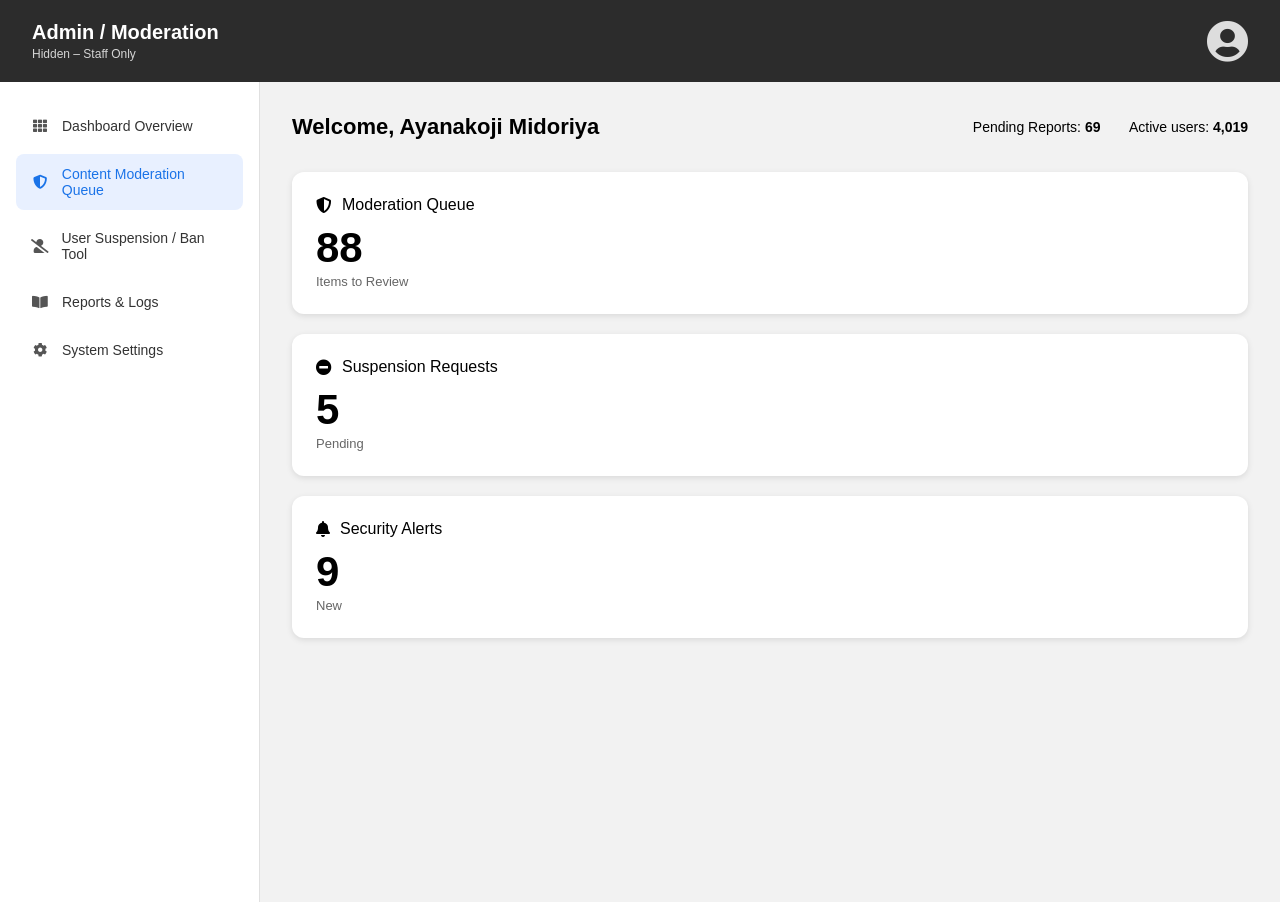
<file: index.html>
<!DOCTYPE html>
<html lang="en">
<head>
  <meta charset="UTF-8" />
  <title>Admin Moderation Dashboard</title>
  <link rel="stylesheet" href="style.css" />
  <link
    rel="stylesheet"
    href="https://cdnjs.cloudflare.com/ajax/libs/font-awesome/5.15.4/css/all.min.css"
  />
</head>
<body>

  <!-- FULL WIDTH HEADER -->
  <header class="top-header">
    <div>
      <h2>Admin / Moderation</h2>
      <span>Hidden – Staff Only</span>
    </div>

    <div class="profile-icon">
      <i class="fas fa-user-circle"></i>
    </div>
  </header>

  <!-- PAGE WRAPPER -->
  <div class="layout">

    <!-- Sidebar -->
    <aside class="sidebar">
      <ul class="nav">
        <li class="nav-item">
          <i class="fas fa-th"></i>
          Dashboard Overview
        </li>

        <li class="nav-item active">
          <i class="fas fa-shield-alt"></i>
          Content Moderation Queue
        </li>

        <li class="nav-item">
          <i class="fas fa-user-slash"></i>
          User Suspension / Ban Tool
        </li>

        <li class="nav-item">
          <i class="fas fa-book-open"></i>
          Reports & Logs
        </li>

        <li class="nav-item">
          <i class="fas fa-cog"></i>
          System Settings
        </li>
      </ul>
    </aside>

    <!-- Main Content -->
    <main class="main">
      <div class="content-header">
        <h1>Welcome, Ayanakoji Midoriya</h1>
        <div class="stats">
          <span>Pending Reports: <strong>69</strong></span>
          <span>Active users: <strong>4,019</strong></span>
        </div>
      </div>

      <div class="cards">
        <div class="card">
          <div class="card-title">
            <i class="fas fa-shield-alt"></i>
            Moderation Queue
          </div>
          <p class="number">88</p>
          <span>Items to Review</span>
        </div>

        <div class="card">
          <div class="card-title">
            <i class="fas fa-minus-circle"></i>
            Suspension Requests
          </div>
          <p class="number">5</p>
          <span>Pending</span>
        </div>

        <div class="card">
          <div class="card-title">
            <i class="fas fa-bell"></i>
            Security Alerts
          </div>
          <p class="number">9</p>
          <span>New</span>
        </div>
      </div>
    </main>

  </div>

</body>

</html>
</file>
<file: style.css>
* {
  margin: 0;
  padding: 0;
  box-sizing: border-box;
  font-family: "Segoe UI", sans-serif;
}

body {
  background: #f2f2f2;
}

/* ===== HEADER ===== */
.top-header {
  width: 100%;
  background: #2c2c2c;
  color: #fff;
  padding: 20px 32px;
  display: flex;
  justify-content: space-between;
  align-items: center;
}

.top-header h2 {
  font-size: 20px;
}

.top-header span {
  font-size: 12px;
  opacity: 0.8;
}

.profile-icon i {
  font-size: 42px;
  color: #ddd;
}

/* ===== LAYOUT ===== */
.layout {
  display: flex;
  height: calc(100vh - 80px);
}

/* ===== SIDEBAR (WHITE) ===== */
.sidebar {
  width: 260px;
  background: #ffffff;
  border-right: 1px solid #e0e0e0;
  padding: 24px 16px;
}

.nav {
  list-style: none;
}

.nav-item {
  display: flex;
  align-items: center;
  gap: 12px;
  padding: 12px 14px;
  margin-bottom: 8px;
  border-radius: 8px;
  cursor: pointer;
  font-size: 14px;
  color: #333;
  transition: background 0.2s;
}

.nav-item i {
  width: 20px;
  text-align: center;
  color: #555;
}

.nav-item:hover {
  background: #f2f2f2;
}

.nav-item.active {
  background: #e8f0ff;
  color: #1a73e8;
}

.nav-item.active i {
  color: #1a73e8;
}

/* ===== MAIN CONTENT ===== */
.main {
  flex: 1;
  padding: 32px;
}

.content-header {
  display: flex;
  justify-content: space-between;
  align-items: center;
  margin-bottom: 32px;
}

.content-header h1 {
  font-size: 22px;
}

.stats span {
  margin-left: 24px;
  font-size: 14px;
}

/* ===== CARDS ===== */
.cards {
  display: flex;
  flex-direction: column;
  gap: 20px;
}

.card {
  background: #fff;
  padding: 24px;
  border-radius: 12px;
  box-shadow: 0 2px 6px rgba(0,0,0,0.1);
}

.card-title {
  display: flex;
  align-items: center;
  gap: 10px;
  font-size: 16px;
  margin-bottom: 10px;
}

.card .number {
  font-size: 42px;
  font-weight: bold;
}

.card span {
  font-size: 13px;
  color: #666;
}
</file>
